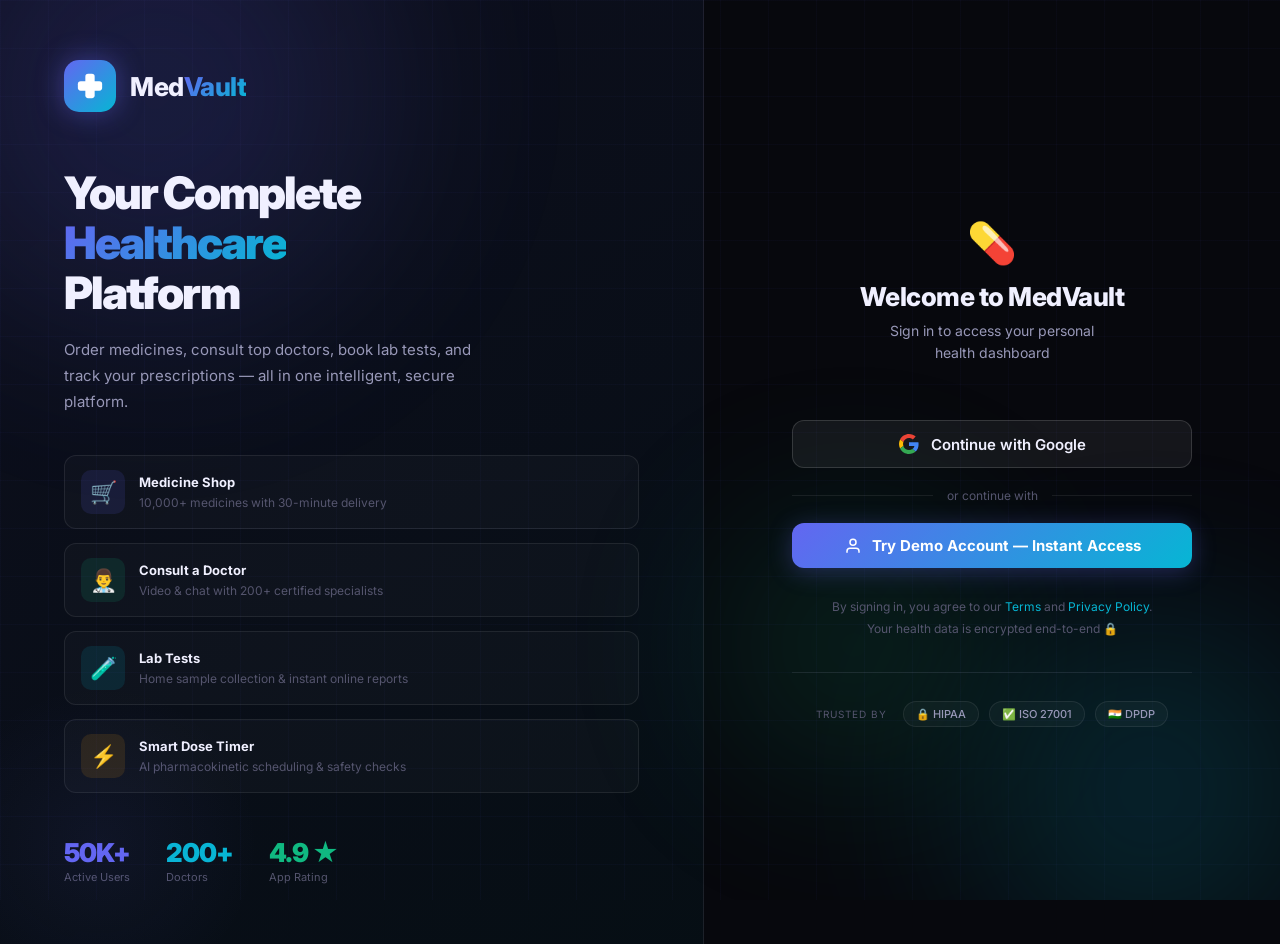
<file: index.html>
<!DOCTYPE html>
<html lang="en">
<head>
    <meta charset="UTF-8">
    <meta name="viewport" content="width=device-width, initial-scale=1.0">
    <title>MedVault — Smart Pharmacy & Healthcare Platform</title>
    <meta name="description" content="Complete pharmacy platform with medicine shopping, doctor consultations, lab tests, smart dose timing, and toxicity prediction.">
    <link rel="preconnect" href="https://fonts.googleapis.com">
    <link rel="preconnect" href="https://fonts.gstatic.com" crossorigin>
    <link href="https://fonts.googleapis.com/css2?family=Inter:wght@300;400;500;600;700;800;900&family=JetBrains+Mono:wght@400;500;600&display=swap" rel="stylesheet">
    <link rel="stylesheet" href="index.css">
    <link rel="manifest" href="manifest.json">
    <meta name="theme-color" content="#6366f1">
    <meta name="apple-mobile-web-app-capable" content="yes">
    <meta name="apple-mobile-web-app-status-bar-style" content="black-translucent">
    <meta name="apple-mobile-web-app-title" content="MedVault">
    <link rel="apple-touch-icon" href="data:image/svg+xml,<svg xmlns='http://www.w3.org/2000/svg' viewBox='0 0 100 100'><rect width='100' height='100' rx='20' fill='%2307080d'/><rect x='15' y='38' width='70' height='24' rx='6' fill='%236366f1'/><rect x='38' y='15' width='24' height='70' rx='6' fill='%236366f1'/></svg>">
    <script>
        // Auth guard — redirect to login if not signed in
        (function() {
            try {
                var u = localStorage.getItem('medvault_user');
                if (!u) window.location.replace('login.html');
            } catch(e) {}
        })();
    </script>
</head>
<body>
    <!-- Ambient Background -->
    <div class="ambient-bg">
        <div class="ambient-orb orb-1"></div>
        <div class="ambient-orb orb-2"></div>
        <div class="ambient-orb orb-3"></div>
    </div>

    <!-- ==================== SIDEBAR ==================== -->
    <aside class="sidebar" id="sidebar">
        <div class="sidebar-logo">
            <div class="logo-icon-wrap">
                <svg width="30" height="30" viewBox="0 0 30 30" fill="none">
                    <rect x="2" y="10" width="26" height="10" rx="3" fill="url(#sideLogoG)"/>
                    <rect x="10" y="2" width="10" height="26" rx="3" fill="url(#sideLogoG)"/>
                    <defs><linearGradient id="sideLogoG" x1="0" y1="0" x2="30" y2="30"><stop offset="0%" stop-color="#6366f1"/><stop offset="100%" stop-color="#06b6d4"/></linearGradient></defs>
                </svg>
            </div>
            <span class="logo-name">Med<span class="accent">Vault</span></span>
        </div>

        <nav class="sidebar-nav" id="sidebar-nav">
            <button class="nav-item active" data-page="home" id="nav-home">
                <svg width="20" height="20" viewBox="0 0 24 24" fill="none" stroke="currentColor" stroke-width="2"><path d="M3 9l9-7 9 7v11a2 2 0 0 1-2 2H5a2 2 0 0 1-2-2z"/><polyline points="9,22 9,12 15,12 15,22"/></svg>
                <span>Home</span>
            </button>
            <button class="nav-item" data-page="shop" id="nav-shop">
                <svg width="20" height="20" viewBox="0 0 24 24" fill="none" stroke="currentColor" stroke-width="2"><circle cx="9" cy="21" r="1"/><circle cx="20" cy="21" r="1"/><path d="M1 1h4l2.68 13.39a2 2 0 0 0 2 1.61h9.72a2 2 0 0 0 2-1.61L23 6H6"/></svg>
                <span>Shop Medicines</span>
                <span class="cart-badge hidden" id="cart-badge">0</span>
            </button>
            <button class="nav-item" data-page="doctors" id="nav-doctors">
                <svg width="20" height="20" viewBox="0 0 24 24" fill="none" stroke="currentColor" stroke-width="2"><path d="M20 21v-2a4 4 0 0 0-4-4H8a4 4 0 0 0-4 4v2"/><circle cx="12" cy="7" r="4"/></svg>
                <span>Consult Doctor</span>
            </button>
            <button class="nav-item" data-page="lab" id="nav-lab">
                <svg width="20" height="20" viewBox="0 0 24 24" fill="none" stroke="currentColor" stroke-width="2"><path d="M14.5 2v6.5L18 14a4.74 4.74 0 0 1-.71 5.26A4.66 4.66 0 0 1 14 21H10a4.66 4.66 0 0 1-3.29-1.74A4.74 4.74 0 0 1 6 14l3.5-5.5V2"/><line x1="8.5" y1="2" x2="15.5" y2="2"/><line x1="8" y1="12" x2="16" y2="12"/></svg>
                <span>Lab Tests</span>
            </button>
            <button class="nav-item" data-page="prescriptions" id="nav-prescriptions">
                <svg width="20" height="20" viewBox="0 0 24 24" fill="none" stroke="currentColor" stroke-width="2"><path d="M14 2H6a2 2 0 0 0-2 2v16a2 2 0 0 0 2 2h12a2 2 0 0 0 2-2V8z"/><polyline points="14,2 14,8 20,8"/><line x1="16" y1="13" x2="8" y2="13"/><line x1="16" y1="17" x2="8" y2="17"/></svg>
                <span>Prescriptions</span>
            </button>

            <div class="nav-divider"></div>
            <div class="nav-section-label">Health Tools</div>

            <button class="nav-item" data-page="dose-timer" id="nav-dose-timer">
                <svg width="20" height="20" viewBox="0 0 24 24" fill="none" stroke="currentColor" stroke-width="2"><circle cx="12" cy="12" r="10"/><polyline points="12,6 12,12 16,14"/></svg>
                <span>Dose Timer</span>
            </button>
            <button class="nav-item" data-page="toxicity" id="nav-toxicity">
                <svg width="20" height="20" viewBox="0 0 24 24" fill="none" stroke="currentColor" stroke-width="2"><path d="M10.29 3.86L1.82 18a2 2 0 0 0 1.71 3h16.94a2 2 0 0 0 1.71-3L13.71 3.86a2 2 0 0 0-3.42 0z"/><line x1="12" y1="9" x2="12" y2="13"/><line x1="12" y1="17" x2="12.01" y2="17"/></svg>
                <span>Toxicity Check</span>
            </button>
        </nav>

        <div class="sidebar-footer">
            <div class="user-profile" id="user-profile-widget">
                <div class="user-avatar" id="sidebar-avatar">?</div>
                <div class="user-info">
                    <div class="user-name" id="sidebar-user-name">Loading...</div>
                    <div class="user-role" id="sidebar-user-email">Premium Member</div>
                </div>
            </div>
            <button class="logout-btn" id="logout-btn" title="Sign out">
                <svg width="16" height="16" viewBox="0 0 24 24" fill="none" stroke="currentColor" stroke-width="2">
                    <path d="M9 21H5a2 2 0 0 1-2-2V5a2 2 0 0 1 2-2h4"/>
                    <polyline points="16,17 21,12 16,7"/>
                    <line x1="21" y1="12" x2="9" y2="12"/>
                </svg>
            </button>
        </div>
    </aside>

    <!-- Mobile Header -->
    <header class="mobile-header" id="mobile-header">
        <button class="hamburger" id="hamburger-btn">
            <span></span><span></span><span></span>
        </button>
        <span class="mobile-logo">Med<span class="accent">Vault</span></span>
        <button class="mobile-cart-btn" id="mobile-cart-btn">
            <svg width="20" height="20" viewBox="0 0 24 24" fill="none" stroke="currentColor" stroke-width="2"><circle cx="9" cy="21" r="1"/><circle cx="20" cy="21" r="1"/><path d="M1 1h4l2.68 13.39a2 2 0 0 0 2 1.61h9.72a2 2 0 0 0 2-1.61L23 6H6"/></svg>
            <span class="mobile-cart-badge hidden" id="mobile-cart-badge">0</span>
        </button>
    </header>

    <!-- ==================== MAIN CONTENT ==================== -->
    <main class="main-content" id="main-content">

        <!-- ====== HOME PAGE ====== -->
        <section class="page active" id="page-home">
            <div class="page-header">
                <div>
                    <h1 class="page-title">Welcome back, <span class="gradient-text" id="home-user-name">there</span> 👋</h1>
                    <p class="page-subtitle">Your health dashboard at a glance</p>
                </div>
                <div class="header-actions">
                    <div class="search-bar" id="global-search">
                        <svg width="18" height="18" viewBox="0 0 24 24" fill="none" stroke="currentColor" stroke-width="2"><circle cx="11" cy="11" r="8"/><line x1="21" y1="21" x2="16.65" y2="16.65"/></svg>
                        <input type="text" placeholder="Search medicines, doctors, tests..." id="global-search-input">
                    </div>
                </div>
            </div>

            <!-- Quick Actions -->
            <div class="quick-actions">
                <button class="quick-action-card" data-goto="shop">
                    <div class="qa-icon blue">
                        <svg width="24" height="24" viewBox="0 0 24 24" fill="none" stroke="currentColor" stroke-width="2"><rect x="3" y="3" width="7" height="7" rx="1"/><rect x="14" y="3" width="7" height="7" rx="1"/><rect x="3" y="14" width="7" height="7" rx="1"/><rect x="14" y="14" width="7" height="7" rx="1"/></svg>
                    </div>
                    <span>Order Medicines</span>
                </button>
                <button class="quick-action-card" data-goto="doctors">
                    <div class="qa-icon green">
                        <svg width="24" height="24" viewBox="0 0 24 24" fill="none" stroke="currentColor" stroke-width="2"><path d="M22 12h-4l-3 9L9 3l-3 9H2"/></svg>
                    </div>
                    <span>Consult Doctor</span>
                </button>
                <button class="quick-action-card" data-goto="lab">
                    <div class="qa-icon purple">
                        <svg width="24" height="24" viewBox="0 0 24 24" fill="none" stroke="currentColor" stroke-width="2"><path d="M14.5 2v6.5L18 14a4.74 4.74 0 0 1-.71 5.26A4.66 4.66 0 0 1 14 21H10a4.66 4.66 0 0 1-3.29-1.74A4.74 4.74 0 0 1 6 14l3.5-5.5V2"/></svg>
                    </div>
                    <span>Book Lab Test</span>
                </button>
                <button class="quick-action-card" data-goto="prescriptions">
                    <div class="qa-icon amber">
                        <svg width="24" height="24" viewBox="0 0 24 24" fill="none" stroke="currentColor" stroke-width="2"><path d="M21 15v4a2 2 0 0 1-2 2H5a2 2 0 0 1-2-2v-4"/><polyline points="17,8 12,3 7,8"/><line x1="12" y1="3" x2="12" y2="15"/></svg>
                    </div>
                    <span>Upload Prescription</span>
                </button>
                <button class="quick-action-card" data-goto="dose-timer">
                    <div class="qa-icon cyan">
                        <svg width="24" height="24" viewBox="0 0 24 24" fill="none" stroke="currentColor" stroke-width="2"><circle cx="12" cy="12" r="10"/><polyline points="12,6 12,12 16,14"/></svg>
                    </div>
                    <span>Dose Timer</span>
                </button>
                <button class="quick-action-card" data-goto="toxicity">
                    <div class="qa-icon red">
                        <svg width="24" height="24" viewBox="0 0 24 24" fill="none" stroke="currentColor" stroke-width="2"><path d="M10.29 3.86L1.82 18a2 2 0 0 0 1.71 3h16.94a2 2 0 0 0 1.71-3L13.71 3.86a2 2 0 0 0-3.42 0z"/><line x1="12" y1="9" x2="12" y2="13"/></svg>
                    </div>
                    <span>Toxicity Check</span>
                </button>
            </div>

            <!-- Dashboard Cards Row -->
            <div class="dashboard-row">
                <!-- Active Orders -->
                <div class="dash-card">
                    <div class="dash-card-header">
                        <h3>Active Orders</h3>
                        <span class="badge blue">2 orders</span>
                    </div>
                    <div class="order-item">
                        <div class="order-icon">📦</div>
                        <div class="order-details">
                            <div class="order-name">Paracetamol 500mg × 2</div>
                            <div class="order-status"><span class="status-dot green"></span> Out for Delivery</div>
                        </div>
                        <div class="order-time">Today, 4 PM</div>
                    </div>
                    <div class="order-item">
                        <div class="order-icon">📦</div>
                        <div class="order-details">
                            <div class="order-name">Vitamin D3 Supplements</div>
                            <div class="order-status"><span class="status-dot amber"></span> Processing</div>
                        </div>
                        <div class="order-time">Tomorrow</div>
                    </div>
                </div>

                <!-- Upcoming Appointments -->
                <div class="dash-card">
                    <div class="dash-card-header">
                        <h3>Upcoming Appointments</h3>
                        <span class="badge green">1 today</span>
                    </div>
                    <div class="appointment-item">
                        <div class="doc-avatar-sm" style="background: linear-gradient(135deg, #6366f1, #06b6d4);">DR</div>
                        <div class="appointment-details">
                            <div class="appointment-name">Dr. Priya Sharma</div>
                            <div class="appointment-spec">Cardiologist • Video Call</div>
                        </div>
                        <div class="appointment-time">
                            <div class="apt-time">5:30 PM</div>
                            <div class="apt-date">Today</div>
                        </div>
                    </div>
                </div>

                <!-- Health Reminders -->
                <div class="dash-card">
                    <div class="dash-card-header">
                        <h3>Medicine Reminders</h3>
                        <span class="badge amber">3 today</span>
                    </div>
                    <div class="reminder-list">
                        <div class="reminder-item done">
                            <div class="reminder-check">✓</div>
                            <div class="reminder-info">
                                <div class="reminder-med">Metformin 500mg</div>
                                <div class="reminder-time">8:00 AM – Taken</div>
                            </div>
                        </div>
                        <div class="reminder-item active">
                            <div class="reminder-check pending">!</div>
                            <div class="reminder-info">
                                <div class="reminder-med">Lisinopril 10mg</div>
                                <div class="reminder-time">2:00 PM – Due</div>
                            </div>
                        </div>
                        <div class="reminder-item upcoming">
                            <div class="reminder-check upcoming-icon">⏳</div>
                            <div class="reminder-info">
                                <div class="reminder-med">Atorvastatin 20mg</div>
                                <div class="reminder-time">9:00 PM – Upcoming</div>
                            </div>
                        </div>
                    </div>
                </div>
            </div>
        </section>

        <!-- ====== SHOP PAGE ====== -->
        <section class="page" id="page-shop">
            <div class="page-header">
                <div>
                    <h1 class="page-title">Shop <span class="gradient-text">Medicines</span></h1>
                    <p class="page-subtitle">Order from 10,000+ medicines & healthcare products</p>
                </div>
                <div class="header-actions">
                    <div class="search-bar">
                        <svg width="18" height="18" viewBox="0 0 24 24" fill="none" stroke="currentColor" stroke-width="2"><circle cx="11" cy="11" r="8"/><line x1="21" y1="21" x2="16.65" y2="16.65"/></svg>
                        <input type="text" placeholder="Search medicines..." id="shop-search-input">
                    </div>
                    <button class="btn-outline" id="view-cart-btn">
                        <svg width="16" height="16" viewBox="0 0 24 24" fill="none" stroke="currentColor" stroke-width="2"><circle cx="9" cy="21" r="1"/><circle cx="20" cy="21" r="1"/><path d="M1 1h4l2.68 13.39a2 2 0 0 0 2 1.61h9.72a2 2 0 0 0 2-1.61L23 6H6"/></svg>
                        Cart (<span id="cart-count-inline">0</span>)
                    </button>
                </div>
            </div>

            <!-- Categories -->
            <div class="category-chips" id="category-chips">
                <button class="chip active" data-cat="all">All</button>
                <button class="chip" data-cat="pain">Pain Relief</button>
                <button class="chip" data-cat="cold">Cold & Flu</button>
                <button class="chip" data-cat="diabetes">Diabetes</button>
                <button class="chip" data-cat="heart">Heart Health</button>
                <button class="chip" data-cat="vitamins">Vitamins</button>
                <button class="chip" data-cat="antibiotics">Antibiotics</button>
                <button class="chip" data-cat="skin">Skin Care</button>
            </div>

            <!-- Products Grid -->
            <div class="products-grid" id="products-grid">
                <!-- Populated by JS -->
            </div>

            <!-- Cart Sidebar -->
            <div class="cart-overlay hidden" id="cart-overlay"></div>
            <div class="cart-sidebar hidden" id="cart-sidebar">
                <div class="cart-header">
                    <h2>🛒 Your Cart</h2>
                    <button class="close-cart" id="close-cart-btn">&times;</button>
                </div>
                <div class="cart-items" id="cart-items">
                    <div class="cart-empty" id="cart-empty">
                        <svg width="48" height="48" viewBox="0 0 24 24" fill="none" stroke="currentColor" stroke-width="1.5" opacity="0.3"><circle cx="9" cy="21" r="1"/><circle cx="20" cy="21" r="1"/><path d="M1 1h4l2.68 13.39a2 2 0 0 0 2 1.61h9.72a2 2 0 0 0 2-1.61L23 6H6"/></svg>
                        <p>Your cart is empty</p>
                    </div>
                </div>
                <div class="cart-footer hidden" id="cart-footer">
                    <div class="cart-total">
                        <span>Total</span>
                        <span class="total-amount" id="cart-total-amount">₹0</span>
                    </div>
                    <button class="btn-primary" id="checkout-btn">
                        <svg width="18" height="18" viewBox="0 0 24 24" fill="none" stroke="currentColor" stroke-width="2"><path d="M22 11.08V12a10 10 0 1 1-5.93-9.14"/><polyline points="22,4 12,14.01 9,11.01"/></svg>
                        Proceed to Checkout
                    </button>
                    <p class="cart-disclaimer">Free delivery on orders above ₹499</p>
                </div>
            </div>
        </section>

        <!-- ====== DOCTORS PAGE ====== -->
        <section class="page" id="page-doctors">
            <div class="page-header">
                <div>
                    <h1 class="page-title">Consult a <span class="gradient-text-green">Doctor</span></h1>
                    <p class="page-subtitle">Connect with certified specialists via video, audio, or chat</p>
                </div>
                <div class="header-actions">
                    <div class="search-bar">
                        <svg width="18" height="18" viewBox="0 0 24 24" fill="none" stroke="currentColor" stroke-width="2"><circle cx="11" cy="11" r="8"/><line x1="21" y1="21" x2="16.65" y2="16.65"/></svg>
                        <input type="text" placeholder="Search doctors, specializations..." id="doctor-search-input">
                    </div>
                </div>
            </div>

            <!-- Speciality Chips -->
            <div class="category-chips" id="speciality-chips">
                <button class="chip active" data-spec="all">All Doctors</button>
                <button class="chip" data-spec="general">General Physician</button>
                <button class="chip" data-spec="cardio">Cardiologist</button>
                <button class="chip" data-spec="derma">Dermatologist</button>
                <button class="chip" data-spec="ortho">Orthopedic</button>
                <button class="chip" data-spec="neuro">Neurologist</button>
                <button class="chip" data-spec="pedia">Pediatrician</button>
                <button class="chip" data-spec="psycho">Psychiatrist</button>
            </div>

            <!-- Doctors Grid -->
            <div class="doctors-grid" id="doctors-grid">
                <!-- Populated by JS -->
            </div>

            <!-- Appointment Modal -->
            <div class="modal-overlay hidden" id="appointment-modal">
                <div class="modal">
                    <button class="modal-close" id="close-appointment-modal">&times;</button>
                    <div class="modal-header">
                        <h2>📅 Book Appointment</h2>
                    </div>
                    <div class="modal-body" id="appointment-modal-body">
                        <!-- Populated by JS -->
                    </div>
                </div>
            </div>
        </section>

        <!-- ====== LAB TESTS PAGE ====== -->
        <section class="page" id="page-lab">
            <div class="page-header">
                <div>
                    <h1 class="page-title">Lab <span class="gradient-text-purple">Tests</span></h1>
                    <p class="page-subtitle">Book tests with home sample collection & view reports online</p>
                </div>
            </div>

            <!-- Lab Tabs -->
            <div class="lab-tabs">
                <button class="lab-tab active" data-labtab="book" id="lab-tab-book">Book Tests</button>
                <button class="lab-tab" data-labtab="reports" id="lab-tab-reports">My Reports</button>
            </div>

            <!-- Book Tests Panel -->
            <div class="lab-panel active" id="lab-panel-book">
                <div class="category-chips" id="test-category-chips">
                    <button class="chip active" data-tcat="all">All Tests</button>
                    <button class="chip" data-tcat="blood">Blood Tests</button>
                    <button class="chip" data-tcat="diabetes">Diabetes</button>
                    <button class="chip" data-tcat="thyroid">Thyroid</button>
                    <button class="chip" data-tcat="liver">Liver</button>
                    <button class="chip" data-tcat="kidney">Kidney</button>
                    <button class="chip" data-tcat="packages">Health Packages</button>
                </div>
                <div class="tests-grid" id="tests-grid">
                    <!-- Populated by JS -->
                </div>
            </div>

            <!-- Reports Panel -->
            <div class="lab-panel" id="lab-panel-reports">
                <div class="reports-list" id="reports-list">
                    <!-- Populated by JS -->
                </div>
            </div>

            <!-- Test Booking Modal -->
            <div class="modal-overlay hidden" id="test-booking-modal">
                <div class="modal">
                    <button class="modal-close" id="close-test-modal">&times;</button>
                    <div class="modal-header">
                        <h2>🧪 Book Lab Test</h2>
                    </div>
                    <div class="modal-body" id="test-modal-body"></div>
                </div>
            </div>
        </section>

        <!-- ====== PRESCRIPTIONS PAGE ====== -->
        <section class="page" id="page-prescriptions">
            <div class="page-header">
                <div>
                    <h1 class="page-title">My <span class="gradient-text-amber">Prescriptions</span></h1>
                    <p class="page-subtitle">Upload, store, and manage all your prescriptions digitally</p>
                </div>
            </div>

            <div class="prescriptions-layout">
                <!-- Upload Area -->
                <div class="card upload-card">
                    <div class="upload-zone" id="upload-zone">
                        <div class="upload-icon">
                            <svg width="48" height="48" viewBox="0 0 24 24" fill="none" stroke="currentColor" stroke-width="1.5">
                                <path d="M21 15v4a2 2 0 0 1-2 2H5a2 2 0 0 1-2-2v-4"/>
                                <polyline points="17,8 12,3 7,8"/>
                                <line x1="12" y1="3" x2="12" y2="15"/>
                            </svg>
                        </div>
                        <h3>Upload Prescription</h3>
                        <p>Drag & drop your prescription image here, or click to browse</p>
                        <input type="file" id="prescription-file-input" accept="image/*,.pdf" hidden>
                        <button class="btn-outline mt-16" id="browse-files-btn">Browse Files</button>
                    </div>
                    <div class="upload-preview hidden" id="upload-preview">
                        <div class="preview-image-wrap">
                            <img id="preview-image" src="" alt="Prescription preview">
                        </div>
                        <div class="preview-actions">
                            <input type="text" class="input-field" placeholder="Add a label (e.g., Dr. Sharma - Apr 2026)" id="prescription-label">
                            <div class="btn-row">
                                <button class="btn-outline" id="cancel-upload-btn">Cancel</button>
                                <button class="btn-primary" id="save-prescription-btn">
                                    <svg width="16" height="16" viewBox="0 0 24 24" fill="none" stroke="currentColor" stroke-width="2"><path d="M19 21H5a2 2 0 0 1-2-2V5a2 2 0 0 1 2-2h11l5 5v11a2 2 0 0 1-2 2z"/><polyline points="17,21 17,13 7,13 7,21"/></svg>
                                    Save Prescription
                                </button>
                            </div>
                        </div>
                    </div>
                </div>

                <!-- Saved Prescriptions -->
                <div class="card saved-prescriptions-card">
                    <div class="card-header">
                        <div class="card-icon amber">
                            <svg width="20" height="20" viewBox="0 0 24 24" fill="none" stroke="currentColor" stroke-width="2"><path d="M14 2H6a2 2 0 0 0-2 2v16a2 2 0 0 0 2 2h12a2 2 0 0 0 2-2V8z"/><polyline points="14,2 14,8 20,8"/></svg>
                        </div>
                        <h2>Saved Prescriptions</h2>
                    </div>
                    <div class="prescriptions-list" id="prescriptions-list">
                        <!-- Populated by JS with demo data -->
                    </div>
                </div>
            </div>
        </section>

        <!-- ====== DOSE TIMER PAGE ====== -->
        <section class="page" id="page-dose-timer">
            <div class="page-header">
                <div>
                    <div class="hero-badge">
                        <svg width="14" height="14" viewBox="0 0 24 24" fill="none" stroke="currentColor" stroke-width="2.5"><path d="M13 2L3 14h9l-1 8 10-12h-9l1-8z"/></svg>
                        Smart Dose Timing
                    </div>
                    <h1 class="page-title">Precision Dose Scheduling<br>Based on <span class="gradient-text">Half-Life</span></h1>
                    <p class="page-subtitle">Calculate your exact next dose timing using pharmacokinetic half-life data and personalized metabolism factors.</p>
                </div>
            </div>

            <div class="two-col-grid">
                <!-- Input Card -->
                <div class="card" id="dose-input-card">
                    <div class="card-header">
                        <div class="card-icon blue"><svg width="20" height="20" viewBox="0 0 24 24" fill="none" stroke="currentColor" stroke-width="2"><rect x="3" y="3" width="18" height="18" rx="3"/><path d="M9 12h6M12 9v6"/></svg></div>
                        <h2>Drug Parameters</h2>
                    </div>
                    <div class="form-group">
                        <label for="drug-select">Drug Preset</label>
                        <select id="drug-select" class="input-field">
                            <option value="custom">Custom Drug</option>
                            <option value="ibuprofen">Ibuprofen (t½ ≈ 2h)</option>
                            <option value="acetaminophen">Acetaminophen (t½ ≈ 2.5h)</option>
                            <option value="amoxicillin">Amoxicillin (t½ ≈ 1h)</option>
                            <option value="aspirin">Aspirin (t½ ≈ 3.5h)</option>
                            <option value="metformin">Metformin (t½ ≈ 5h)</option>
                            <option value="lisinopril">Lisinopril (t½ ≈ 12h)</option>
                            <option value="atorvastatin">Atorvastatin (t½ ≈ 14h)</option>
                            <option value="diazepam">Diazepam (t½ ≈ 43h)</option>
                            <option value="fluoxetine">Fluoxetine (t½ ≈ 72h)</option>
                        </select>
                    </div>
                    <div class="form-row">
                        <div class="form-group"><label for="half-life">Half-Life (hours)</label><input type="number" id="half-life" class="input-field" placeholder="e.g. 4" min="0.1" step="0.1" value="4"></div>
                        <div class="form-group"><label for="dose-amount">Dose (mg)</label><input type="number" id="dose-amount" class="input-field" placeholder="e.g. 200" min="1" value="200"></div>
                    </div>
                    <div class="form-row">
                        <div class="form-group"><label for="time-since-dose">Time Since Last Dose (h)</label><input type="number" id="time-since-dose" class="input-field" placeholder="e.g. 3" min="0" step="0.1" value="3"></div>
                        <div class="form-group"><label for="target-level">Min Effective Level (%)</label><input type="number" id="target-level" class="input-field" placeholder="e.g. 25" min="1" max="99" value="25"></div>
                    </div>
                    <div class="form-group">
                        <label for="metabolism-rate">Patient Metabolism</label>
                        <div class="metabolism-slider-wrap">
                            <input type="range" id="metabolism-rate" class="slider" min="0.5" max="2.0" step="0.05" value="1.0">
                            <div class="slider-labels"><span>Slow</span><span id="metabolism-value" class="metabolism-val">1.00×</span><span>Fast</span></div>
                        </div>
                    </div>
                    <button class="btn-primary" id="calculate-dose-btn">
                        <svg width="18" height="18" viewBox="0 0 24 24" fill="none" stroke="currentColor" stroke-width="2.5"><path d="M13 2L3 14h9l-1 8 10-12h-9l1-8z"/></svg>
                        Calculate Next Dose
                    </button>
                </div>

                <!-- Result Card -->
                <div class="card" id="dose-result-card">
                    <div class="card-header">
                        <div class="card-icon green"><svg width="20" height="20" viewBox="0 0 24 24" fill="none" stroke="currentColor" stroke-width="2"><circle cx="12" cy="12" r="10"/><polyline points="12,6 12,12 16,14"/></svg></div>
                        <h2>Dose Timing Result</h2>
                    </div>
                    <div class="result-placeholder" id="dose-result-placeholder">
                        <div class="placeholder-icon"><svg width="48" height="48" viewBox="0 0 24 24" fill="none" stroke="currentColor" stroke-width="1.5" opacity="0.3"><circle cx="12" cy="12" r="10"/><polyline points="12,6 12,12 16,14"/></svg></div>
                        <p>Configure parameters and click<br><strong>"Calculate Next Dose"</strong> to see results</p>
                    </div>
                    <div class="result-content hidden" id="dose-result-content">
                        <div class="next-dose-display" id="next-dose-display">
                            <div class="next-dose-label">Next Dose In</div>
                            <div class="next-dose-time" id="next-dose-time">—</div>
                            <div class="next-dose-sublabel" id="next-dose-sublabel">for optimal effect</div>
                        </div>
                        <div class="result-stats">
                            <div class="stat-item"><div class="stat-label">Current Drug Level</div><div class="stat-value" id="stat-current-level">—</div></div>
                            <div class="stat-item"><div class="stat-label">Effective Half-Life</div><div class="stat-value" id="stat-effective-hl">—</div></div>
                            <div class="stat-item"><div class="stat-label">Elimination Rate</div><div class="stat-value" id="stat-elim-rate">—</div></div>
                            <div class="stat-item"><div class="stat-label">Drug Remaining</div><div class="stat-value" id="stat-drug-remaining">—</div></div>
                        </div>
                        <div class="chart-wrap"><h3>Concentration Decay Curve</h3><canvas id="decay-chart" width="500" height="220"></canvas></div>
                    </div>
                </div>
            </div>
        </section>

        <!-- ====== TOXICITY PAGE ====== -->
        <section class="page" id="page-toxicity">
            <div class="page-header">
                <div>
                    <div class="hero-badge warn">
                        <svg width="14" height="14" viewBox="0 0 24 24" fill="none" stroke="currentColor" stroke-width="2.5"><path d="M10.29 3.86L1.82 18a2 2 0 0 0 1.71 3h16.94a2 2 0 0 0 1.71-3L13.71 3.86a2 2 0 0 0-3.42 0z"/><line x1="12" y1="9" x2="12" y2="13"/><line x1="12" y1="17" x2="12.01" y2="17"/></svg>
                        Safety Monitor
                    </div>
                    <h1 class="page-title">Drug Accumulation &<br><span class="gradient-text-warn">Toxicity Predictor</span></h1>
                    <p class="page-subtitle">Track drug levels after repeated dosing and get warnings when approaching toxic thresholds.</p>
                </div>
            </div>

            <div class="two-col-grid">
                <div class="card" id="tox-input-card">
                    <div class="card-header">
                        <div class="card-icon amber"><svg width="20" height="20" viewBox="0 0 24 24" fill="none" stroke="currentColor" stroke-width="2"><path d="M14.7 6.3a1 1 0 0 0 0 1.4l1.6 1.6a1 1 0 0 0 1.4 0l3.77-3.77a6 6 0 0 1-7.94 7.94l-6.91 6.91a2.12 2.12 0 0 1-3-3l6.91-6.91a6 6 0 0 1 7.94-7.94l-3.76 3.76z"/></svg></div>
                        <h2>Dosing Schedule</h2>
                    </div>
                    <div class="form-group">
                        <label for="tox-drug-select">Drug Preset</label>
                        <select id="tox-drug-select" class="input-field">
                            <option value="custom">Custom Drug</option>
                            <option value="ibuprofen">Ibuprofen (t½ ≈ 2h)</option>
                            <option value="acetaminophen">Acetaminophen (t½ ≈ 2.5h)</option>
                            <option value="amoxicillin">Amoxicillin (t½ ≈ 1h)</option>
                            <option value="aspirin">Aspirin (t½ ≈ 3.5h)</option>
                            <option value="metformin">Metformin (t½ ≈ 5h)</option>
                            <option value="diazepam">Diazepam (t½ ≈ 43h)</option>
                            <option value="fluoxetine">Fluoxetine (t½ ≈ 72h)</option>
                        </select>
                    </div>
                    <div class="form-row">
                        <div class="form-group"><label for="tox-half-life">Half-Life (hours)</label><input type="number" id="tox-half-life" class="input-field" value="4" min="0.1" step="0.1"></div>
                        <div class="form-group"><label for="tox-dose">Dose per Intake (mg)</label><input type="number" id="tox-dose" class="input-field" value="200" min="1"></div>
                    </div>
                    <div class="form-row">
                        <div class="form-group"><label for="tox-interval">Dosing Interval (hours)</label><input type="number" id="tox-interval" class="input-field" value="6" min="0.5" step="0.5"></div>
                        <div class="form-group"><label for="tox-doses">Number of Doses</label><input type="number" id="tox-doses" class="input-field" value="8" min="1" max="50"></div>
                    </div>
                    <div class="form-row">
                        <div class="form-group"><label for="tox-toxic-level">Toxic Threshold (mg)</label><input type="number" id="tox-toxic-level" class="input-field" value="500" min="1"></div>
                        <div class="form-group"><label for="tox-metabolism">Metabolism Factor</label><input type="number" id="tox-metabolism" class="input-field" value="1.0" min="0.5" max="2.0" step="0.05"></div>
                    </div>
                    <button class="btn-primary btn-warn" id="calculate-toxicity-btn">
                        <svg width="18" height="18" viewBox="0 0 24 24" fill="none" stroke="currentColor" stroke-width="2.5"><path d="M10.29 3.86L1.82 18a2 2 0 0 0 1.71 3h16.94a2 2 0 0 0 1.71-3L13.71 3.86a2 2 0 0 0-3.42 0z"/><line x1="12" y1="9" x2="12" y2="13"/><line x1="12" y1="17" x2="12.01" y2="17"/></svg>
                        Predict Accumulation
                    </button>
                </div>

                <div class="card" id="tox-result-card">
                    <div class="card-header">
                        <div class="card-icon red"><svg width="20" height="20" viewBox="0 0 24 24" fill="none" stroke="currentColor" stroke-width="2"><path d="M22 12h-4l-3 9L9 3l-3 9H2"/></svg></div>
                        <h2>Accumulation Analysis</h2>
                    </div>
                    <div class="result-placeholder" id="tox-result-placeholder">
                        <div class="placeholder-icon"><svg width="48" height="48" viewBox="0 0 24 24" fill="none" stroke="currentColor" stroke-width="1.5" opacity="0.3"><path d="M22 12h-4l-3 9L9 3l-3 9H2"/></svg></div>
                        <p>Set dosing schedule and click<br><strong>"Predict Accumulation"</strong> to analyze</p>
                    </div>
                    <div class="result-content hidden" id="tox-result-content">
                        <div class="safety-banner" id="safety-banner">
                            <div class="safety-icon" id="safety-icon"></div>
                            <div class="safety-text"><div class="safety-title" id="safety-title">—</div><div class="safety-desc" id="safety-desc">—</div></div>
                        </div>
                        <div class="result-stats">
                            <div class="stat-item"><div class="stat-label">Peak Accumulation</div><div class="stat-value" id="stat-peak-accum">—</div></div>
                            <div class="stat-item"><div class="stat-label">Steady-State Level</div><div class="stat-value" id="stat-steady-state">—</div></div>
                            <div class="stat-item"><div class="stat-label">Accumulation Factor</div><div class="stat-value" id="stat-accum-factor">—</div></div>
                            <div class="stat-item"><div class="stat-label">Time to Steady State</div><div class="stat-value" id="stat-time-steady">—</div></div>
                        </div>
                        <div class="chart-wrap">
                            <h3>Drug Level Over Multiple Doses</h3>
                            <canvas id="accumulation-chart" width="500" height="250"></canvas>
                            <div class="chart-legend">
                                <div class="legend-item"><span class="legend-dot drug-level"></span> Drug Level</div>
                                <div class="legend-item"><span class="legend-dot toxic-line"></span> Toxic Threshold</div>
                                <div class="legend-item"><span class="legend-dot dose-marker"></span> Dose Given</div>
                            </div>
                        </div>
                    </div>
                </div>
            </div>
        </section>

    </main>

    <!-- Toast Notification -->
    <div class="toast-container" id="toast-container"></div>

    <script src="app.js"></script>
</body>
</html>
</file>
<file: index.css>
/* ===================================================
   MedVault — Premium Dark Pharmacy Platform UI
   =================================================== */

/* ---------- Design Tokens ---------- */
:root {
    --bg-primary: #07080d;
    --bg-secondary: #0d0f17;
    --bg-card: rgba(15, 18, 30, 0.75);
    --bg-card-hover: rgba(20, 24, 40, 0.85);
    --bg-input: rgba(22, 26, 44, 0.8);
    --bg-sidebar: rgba(10, 12, 22, 0.95);

    --border-subtle: rgba(99, 102, 241, 0.1);
    --border-active: rgba(99, 102, 241, 0.3);

    --text-primary: #e8eaf0;
    --text-secondary: #8b8fa8;
    --text-muted: #555876;

    --accent-blue: #6366f1;
    --accent-cyan: #06b6d4;
    --accent-green: #10b981;
    --accent-amber: #f59e0b;
    --accent-red: #ef4444;
    --accent-purple: #a855f7;
    --accent-pink: #ec4899;

    --gradient-primary: linear-gradient(135deg, #6366f1, #06b6d4);
    --gradient-warm: linear-gradient(135deg, #f59e0b, #ef4444);
    --gradient-green: linear-gradient(135deg, #10b981, #06b6d4);
    --gradient-purple: linear-gradient(135deg, #a855f7, #ec4899);
    --gradient-danger: linear-gradient(135deg, #ef4444, #f59e0b);

    --shadow-card: 0 4px 24px rgba(0, 0, 0, 0.3), 0 0 0 1px var(--border-subtle);
    --shadow-glow-blue: 0 0 24px rgba(99, 102, 241, 0.12);
    --shadow-glow-green: 0 0 24px rgba(16, 185, 129, 0.12);

    --radius-sm: 8px;
    --radius-md: 12px;
    --radius-lg: 16px;
    --radius-xl: 20px;
    --radius-full: 100px;

    --font-sans: 'Inter', -apple-system, BlinkMacSystemFont, sans-serif;
    --font-mono: 'JetBrains Mono', 'Fira Code', monospace;

    --transition-fast: 0.15s ease;
    --transition-normal: 0.25s ease;
    --transition-smooth: 0.4s cubic-bezier(0.25, 0.46, 0.45, 0.94);

    --sidebar-width: 260px;
}

/* ---------- Reset ---------- */
*, *::before, *::after { margin: 0; padding: 0; box-sizing: border-box; }
html { scroll-behavior: smooth; -webkit-font-smoothing: antialiased; }
body { font-family: var(--font-sans); background: var(--bg-primary); color: var(--text-primary); line-height: 1.6; min-height: 100vh; overflow-x: hidden; }

/* ---------- Ambient BG ---------- */
.ambient-bg { position: fixed; inset: 0; pointer-events: none; z-index: 0; overflow: hidden; }
.ambient-orb { position: absolute; border-radius: 50%; filter: blur(120px); opacity: 0.2; animation: orbFloat 20s ease-in-out infinite; }
.orb-1 { width: 500px; height: 500px; background: var(--accent-blue); top: -15%; left: -10%; }
.orb-2 { width: 400px; height: 400px; background: var(--accent-cyan); top: 50%; right: -12%; animation-delay: -7s; animation-duration: 25s; }
.orb-3 { width: 350px; height: 350px; background: var(--accent-purple); bottom: -10%; left: 30%; animation-delay: -14s; animation-duration: 22s; }
@keyframes orbFloat { 0%, 100% { transform: translate(0, 0) scale(1); } 33% { transform: translate(30px, -40px) scale(1.05); } 66% { transform: translate(-20px, 20px) scale(0.95); } }

/* ---------- Sidebar ---------- */
.sidebar {
    position: fixed; top: 0; left: 0; bottom: 0;
    width: var(--sidebar-width);
    background: var(--bg-sidebar);
    backdrop-filter: blur(24px) saturate(1.5);
    border-right: 1px solid var(--border-subtle);
    display: flex; flex-direction: column;
    z-index: 200;
    transition: transform var(--transition-smooth);
}

.sidebar-logo {
    display: flex; align-items: center; gap: 12px;
    padding: 20px 20px 16px;
    border-bottom: 1px solid var(--border-subtle);
}

.logo-icon-wrap { display: flex; align-items: center; animation: logoPulse 3s ease-in-out infinite; }
@keyframes logoPulse { 0%,100% { filter: drop-shadow(0 0 4px rgba(99,102,241,0.3)); } 50% { filter: drop-shadow(0 0 12px rgba(99,102,241,0.6)); } }

.logo-name { font-size: 20px; font-weight: 800; letter-spacing: -0.5px; }
.accent { background: var(--gradient-primary); -webkit-background-clip: text; background-clip: text; -webkit-text-fill-color: transparent; }

.sidebar-nav {
    flex: 1; overflow-y: auto; padding: 12px 10px;
    display: flex; flex-direction: column; gap: 2px;
}

.nav-item {
    display: flex; align-items: center; gap: 12px;
    padding: 11px 14px; border-radius: var(--radius-md);
    border: none; background: transparent;
    color: var(--text-secondary); font-family: var(--font-sans);
    font-size: 13.5px; font-weight: 500;
    cursor: pointer; transition: all var(--transition-normal);
    text-align: left; width: 100%; position: relative;
}

.nav-item:hover { color: var(--text-primary); background: rgba(99,102,241,0.06); }
.nav-item.active {
    color: var(--text-primary);
    background: rgba(99,102,241,0.1);
    box-shadow: inset 3px 0 0 var(--accent-blue);
}

.nav-item svg { flex-shrink: 0; }

.cart-badge {
    position: absolute; right: 10px;
    background: var(--accent-red); color: white;
    font-size: 10px; font-weight: 700;
    width: 20px; height: 20px; border-radius: 50%;
    display: flex; align-items: center; justify-content: center;
}

.nav-divider { height: 1px; background: var(--border-subtle); margin: 10px 14px; }
.nav-section-label { font-size: 10px; font-weight: 700; text-transform: uppercase; letter-spacing: 1.5px; color: var(--text-muted); padding: 6px 14px; }

.sidebar-footer {
    padding: 16px; border-top: 1px solid var(--border-subtle);
    display: flex; align-items: center; gap: 8px;
}

.user-profile { display: flex; align-items: center; gap: 10px; flex: 1; min-width: 0; }
.user-avatar {
    width: 36px; height: 36px; border-radius: 50%;
    background: var(--gradient-primary);
    color: white; font-size: 13px; font-weight: 700;
    display: flex; align-items: center; justify-content: center;
    flex-shrink: 0; overflow: hidden;
}
.user-avatar img {
    width: 100%; height: 100%; object-fit: cover; border-radius: 50%;
}
.user-info { min-width: 0; flex: 1; }
.user-name { font-size: 13px; font-weight: 600; white-space: nowrap; overflow: hidden; text-overflow: ellipsis; }
.user-role { font-size: 11px; color: var(--text-muted); white-space: nowrap; overflow: hidden; text-overflow: ellipsis; }

/* Logout button */
.logout-btn {
    flex-shrink: 0; width: 32px; height: 32px; border-radius: var(--radius-sm);
    border: 1px solid var(--border-subtle); background: transparent;
    color: var(--text-muted); cursor: pointer;
    display: flex; align-items: center; justify-content: center;
    transition: all var(--transition-fast);
}
.logout-btn:hover {
    border-color: rgba(239,68,68,0.3); background: rgba(239,68,68,0.08);
    color: var(--accent-red);
}

/* ---------- Mobile Header ---------- */
.mobile-header {
    display: none; position: fixed; top: 0; left: 0; right: 0;
    height: 56px; background: rgba(7,8,13,0.85); backdrop-filter: blur(24px);
    border-bottom: 1px solid var(--border-subtle);
    padding: 0 16px; z-index: 250;
    align-items: center; justify-content: space-between;
}

.mobile-logo { font-size: 18px; font-weight: 800; }

.hamburger {
    background: none; border: none; cursor: pointer; padding: 4px;
    display: flex; flex-direction: column; gap: 5px;
}
.hamburger span { display: block; width: 22px; height: 2px; background: var(--text-primary); border-radius: 2px; transition: all var(--transition-fast); }

.mobile-cart-btn {
    position: relative; background: none; border: none; color: var(--text-primary); cursor: pointer;
}
.mobile-cart-badge {
    position: absolute; top: -4px; right: -6px;
    background: var(--accent-red); color: white;
    font-size: 9px; font-weight: 700;
    width: 16px; height: 16px; border-radius: 50%;
    display: flex; align-items: center; justify-content: center;
}

/* ---------- Main Content ---------- */
.main-content {
    position: relative; z-index: 1;
    margin-left: var(--sidebar-width);
    padding: 32px 36px 64px;
    min-height: 100vh;
}

/* ---------- Pages ---------- */
.page { display: none; animation: fadeIn 0.4s ease; }
.page.active { display: block; }
@keyframes fadeIn { from { opacity: 0; transform: translateY(12px); } to { opacity: 1; transform: translateY(0); } }

/* ---------- Page Header ---------- */
.page-header {
    display: flex; align-items: flex-start; justify-content: space-between;
    margin-bottom: 32px; gap: 20px; flex-wrap: wrap;
}

.page-title {
    font-size: clamp(24px, 3vw, 36px);
    font-weight: 800; letter-spacing: -1px; line-height: 1.2;
    margin-bottom: 6px;
}

.page-subtitle { font-size: 14px; color: var(--text-secondary); max-width: 500px; }

.gradient-text { background: var(--gradient-primary); -webkit-background-clip: text; background-clip: text; -webkit-text-fill-color: transparent; }
.gradient-text-green { background: var(--gradient-green); -webkit-background-clip: text; background-clip: text; -webkit-text-fill-color: transparent; }
.gradient-text-purple { background: var(--gradient-purple); -webkit-background-clip: text; background-clip: text; -webkit-text-fill-color: transparent; }
.gradient-text-amber { background: var(--gradient-warm); -webkit-background-clip: text; background-clip: text; -webkit-text-fill-color: transparent; }
.gradient-text-warn { background: var(--gradient-warm); -webkit-background-clip: text; background-clip: text; -webkit-text-fill-color: transparent; }

.hero-badge {
    display: inline-flex; align-items: center; gap: 6px;
    padding: 5px 12px; border-radius: var(--radius-full);
    font-size: 11px; font-weight: 600; text-transform: uppercase; letter-spacing: 0.5px;
    background: rgba(99,102,241,0.1); color: var(--accent-blue);
    border: 1px solid rgba(99,102,241,0.2); margin-bottom: 14px;
}
.hero-badge.warn { background: rgba(245,158,11,0.1); color: var(--accent-amber); border-color: rgba(245,158,11,0.2); }

/* ---------- Search Bar ---------- */
.header-actions { display: flex; align-items: center; gap: 12px; }

.search-bar {
    display: flex; align-items: center; gap: 10px;
    padding: 10px 16px; background: var(--bg-input);
    border: 1px solid var(--border-subtle);
    border-radius: var(--radius-full);
    min-width: 280px; transition: all var(--transition-fast);
}
.search-bar:focus-within { border-color: var(--accent-blue); box-shadow: 0 0 0 3px rgba(99,102,241,0.1); }
.search-bar svg { flex-shrink: 0; color: var(--text-muted); }
.search-bar input {
    flex: 1; border: none; background: none; outline: none;
    color: var(--text-primary); font-family: var(--font-sans); font-size: 13px;
}
.search-bar input::placeholder { color: var(--text-muted); }

/* ---------- Quick Actions ---------- */
.quick-actions {
    display: grid; grid-template-columns: repeat(auto-fill, minmax(150px, 1fr));
    gap: 14px; margin-bottom: 32px;
}

.quick-action-card {
    display: flex; flex-direction: column; align-items: center; gap: 12px;
    padding: 22px 16px; background: var(--bg-card);
    border: 1px solid var(--border-subtle); border-radius: var(--radius-lg);
    cursor: pointer; transition: all var(--transition-normal);
    font-family: var(--font-sans); font-size: 13px; font-weight: 500;
    color: var(--text-secondary);
}
.quick-action-card:hover {
    border-color: var(--border-active); transform: translateY(-2px);
    box-shadow: var(--shadow-glow-blue); color: var(--text-primary);
}

.qa-icon {
    width: 48px; height: 48px; border-radius: var(--radius-md);
    display: flex; align-items: center; justify-content: center;
}
.qa-icon.blue { background: rgba(99,102,241,0.12); color: var(--accent-blue); }
.qa-icon.green { background: rgba(16,185,129,0.12); color: var(--accent-green); }
.qa-icon.purple { background: rgba(168,85,247,0.12); color: var(--accent-purple); }
.qa-icon.amber { background: rgba(245,158,11,0.12); color: var(--accent-amber); }
.qa-icon.cyan { background: rgba(6,182,212,0.12); color: var(--accent-cyan); }
.qa-icon.red { background: rgba(239,68,68,0.12); color: var(--accent-red); }

/* ---------- Dashboard Row ---------- */
.dashboard-row {
    display: grid; grid-template-columns: repeat(auto-fit, minmax(320px, 1fr));
    gap: 20px;
}

.dash-card {
    background: var(--bg-card); border: 1px solid var(--border-subtle);
    border-radius: var(--radius-xl); padding: 22px;
    box-shadow: var(--shadow-card);
}

.dash-card-header {
    display: flex; align-items: center; justify-content: space-between;
    margin-bottom: 18px;
}
.dash-card-header h3 { font-size: 15px; font-weight: 600; }

.badge {
    padding: 3px 10px; border-radius: var(--radius-full);
    font-size: 11px; font-weight: 600;
}
.badge.blue { background: rgba(99,102,241,0.12); color: var(--accent-blue); }
.badge.green { background: rgba(16,185,129,0.12); color: var(--accent-green); }
.badge.amber { background: rgba(245,158,11,0.12); color: var(--accent-amber); }
.badge.red { background: rgba(239,68,68,0.12); color: var(--accent-red); }

/* Order Items */
.order-item {
    display: flex; align-items: center; gap: 12px;
    padding: 12px; border-radius: var(--radius-md);
    background: rgba(22,26,44,0.4);
    margin-bottom: 8px;
}
.order-icon { font-size: 20px; }
.order-details { flex: 1; }
.order-name { font-size: 13px; font-weight: 600; margin-bottom: 2px; }
.order-status { font-size: 11px; color: var(--text-secondary); display: flex; align-items: center; gap: 6px; }
.status-dot { width: 6px; height: 6px; border-radius: 50%; }
.status-dot.green { background: var(--accent-green); box-shadow: 0 0 6px rgba(16,185,129,0.5); }
.status-dot.amber { background: var(--accent-amber); box-shadow: 0 0 6px rgba(245,158,11,0.5); }
.order-time { font-size: 11px; color: var(--text-muted); white-space: nowrap; }

/* Appointments */
.appointment-item {
    display: flex; align-items: center; gap: 12px;
    padding: 12px; border-radius: var(--radius-md);
    background: rgba(22,26,44,0.4);
}
.doc-avatar-sm {
    width: 40px; height: 40px; border-radius: 50%;
    display: flex; align-items: center; justify-content: center;
    color: white; font-size: 12px; font-weight: 700; flex-shrink: 0;
}
.appointment-details { flex: 1; }
.appointment-name { font-size: 13px; font-weight: 600; }
.appointment-spec { font-size: 11px; color: var(--text-secondary); }
.appointment-time { text-align: right; }
.apt-time { font-size: 14px; font-weight: 700; color: var(--accent-green); }
.apt-date { font-size: 11px; color: var(--text-muted); }

/* Reminders */
.reminder-list { display: flex; flex-direction: column; gap: 8px; }
.reminder-item {
    display: flex; align-items: center; gap: 12px;
    padding: 10px 12px; border-radius: var(--radius-md);
    background: rgba(22,26,44,0.4);
}
.reminder-check {
    width: 28px; height: 28px; border-radius: 50%;
    display: flex; align-items: center; justify-content: center;
    font-size: 12px; font-weight: 700; flex-shrink: 0;
}
.reminder-item.done .reminder-check { background: rgba(16,185,129,0.15); color: var(--accent-green); }
.reminder-item.active .reminder-check.pending { background: rgba(245,158,11,0.15); color: var(--accent-amber); }
.reminder-item.upcoming .reminder-check { background: rgba(99,102,241,0.1); color: var(--text-muted); font-size: 14px; }
.reminder-med { font-size: 13px; font-weight: 600; }
.reminder-time { font-size: 11px; color: var(--text-secondary); }
.reminder-item.done .reminder-med { text-decoration: line-through; opacity: 0.6; }

/* ---------- Cards ---------- */
.card {
    background: var(--bg-card); backdrop-filter: blur(20px) saturate(1.4);
    border: 1px solid var(--border-subtle); border-radius: var(--radius-xl);
    padding: 24px; box-shadow: var(--shadow-card);
    transition: all var(--transition-smooth);
}
.card:hover { border-color: var(--border-active); }

.card-header { display: flex; align-items: center; gap: 12px; margin-bottom: 20px; }
.card-header h2 { font-size: 16px; font-weight: 600; }
.card-icon {
    width: 38px; height: 38px; border-radius: var(--radius-md);
    display: flex; align-items: center; justify-content: center;
}
.card-icon.blue { background: rgba(99,102,241,0.12); color: var(--accent-blue); }
.card-icon.green { background: rgba(16,185,129,0.12); color: var(--accent-green); }
.card-icon.amber { background: rgba(245,158,11,0.12); color: var(--accent-amber); }
.card-icon.red { background: rgba(239,68,68,0.12); color: var(--accent-red); }

/* ---------- Category Chips ---------- */
.category-chips {
    display: flex; gap: 8px; margin-bottom: 24px;
    overflow-x: auto; padding-bottom: 4px;
    -ms-overflow-style: none; scrollbar-width: none;
}
.category-chips::-webkit-scrollbar { display: none; }

.chip {
    padding: 7px 16px; border-radius: var(--radius-full);
    border: 1px solid var(--border-subtle); background: transparent;
    color: var(--text-secondary); font-family: var(--font-sans);
    font-size: 12.5px; font-weight: 500; cursor: pointer;
    white-space: nowrap; transition: all var(--transition-fast);
}
.chip:hover { border-color: var(--border-active); color: var(--text-primary); }
.chip.active {
    background: rgba(99,102,241,0.12); border-color: rgba(99,102,241,0.3);
    color: var(--accent-blue); font-weight: 600;
}

/* ---------- Products Grid ---------- */
.products-grid {
    display: grid; grid-template-columns: repeat(auto-fill, minmax(220px, 1fr));
    gap: 18px;
}

.product-card {
    background: var(--bg-card); border: 1px solid var(--border-subtle);
    border-radius: var(--radius-lg); overflow: hidden;
    transition: all var(--transition-normal); cursor: pointer;
}
.product-card:hover {
    border-color: var(--border-active); transform: translateY(-3px);
    box-shadow: var(--shadow-glow-blue);
}

.product-image {
    height: 140px; background: rgba(22,26,44,0.6);
    display: flex; align-items: center; justify-content: center;
    font-size: 48px; position: relative;
}

.product-tag {
    position: absolute; top: 8px; left: 8px;
    padding: 2px 8px; border-radius: var(--radius-full);
    font-size: 10px; font-weight: 700;
}
.product-tag.rx { background: rgba(239,68,68,0.15); color: var(--accent-red); }
.product-tag.otc { background: rgba(16,185,129,0.15); color: var(--accent-green); }

.product-body { padding: 14px; }
.product-name { font-size: 14px; font-weight: 600; margin-bottom: 4px; }
.product-desc { font-size: 12px; color: var(--text-muted); margin-bottom: 10px; line-height: 1.4; }
.product-footer { display: flex; align-items: center; justify-content: space-between; }
.product-price { font-family: var(--font-mono); font-size: 16px; font-weight: 700; color: var(--accent-green); }
.product-original-price { font-size: 12px; color: var(--text-muted); text-decoration: line-through; margin-left: 6px; }

.btn-add-cart {
    padding: 6px 14px; border-radius: var(--radius-sm);
    border: 1px solid rgba(99,102,241,0.3); background: rgba(99,102,241,0.1);
    color: var(--accent-blue); font-family: var(--font-sans);
    font-size: 12px; font-weight: 600; cursor: pointer;
    transition: all var(--transition-fast);
}
.btn-add-cart:hover { background: rgba(99,102,241,0.2); }
.btn-add-cart.added { background: rgba(16,185,129,0.15); color: var(--accent-green); border-color: rgba(16,185,129,0.3); }

/* ---------- Cart Sidebar ---------- */
.cart-overlay {
    position: fixed; inset: 0; background: rgba(0,0,0,0.5);
    z-index: 500; backdrop-filter: blur(4px);
}
.cart-sidebar {
    position: fixed; top: 0; right: 0; bottom: 0; width: 380px;
    background: var(--bg-sidebar); border-left: 1px solid var(--border-subtle);
    z-index: 510; display: flex; flex-direction: column;
    animation: slideInRight 0.3s ease;
}
@keyframes slideInRight { from { transform: translateX(100%); } to { transform: translateX(0); } }

.cart-header {
    display: flex; align-items: center; justify-content: space-between;
    padding: 20px; border-bottom: 1px solid var(--border-subtle);
}
.cart-header h2 { font-size: 18px; font-weight: 700; }
.close-cart {
    background: none; border: none; color: var(--text-secondary);
    font-size: 24px; cursor: pointer; padding: 4px;
}

.cart-items { flex: 1; overflow-y: auto; padding: 16px; }
.cart-empty {
    text-align: center; padding: 60px 20px; color: var(--text-muted);
}
.cart-empty p { margin-top: 12px; font-size: 14px; }

.cart-item {
    display: flex; align-items: center; gap: 12px;
    padding: 12px; border-radius: var(--radius-md);
    background: rgba(22,26,44,0.4); margin-bottom: 8px;
}
.cart-item-icon { font-size: 28px; }
.cart-item-info { flex: 1; }
.cart-item-name { font-size: 13px; font-weight: 600; }
.cart-item-price { font-size: 12px; color: var(--accent-green); font-family: var(--font-mono); }

.cart-item-qty {
    display: flex; align-items: center; gap: 8px;
}
.qty-btn {
    width: 26px; height: 26px; border-radius: 50%;
    border: 1px solid var(--border-subtle); background: transparent;
    color: var(--text-primary); font-size: 14px; cursor: pointer;
    display: flex; align-items: center; justify-content: center;
    transition: all var(--transition-fast);
}
.qty-btn:hover { border-color: var(--accent-blue); background: rgba(99,102,241,0.1); }
.qty-count { font-family: var(--font-mono); font-size: 14px; font-weight: 600; min-width: 20px; text-align: center; }

.cart-footer {
    padding: 20px; border-top: 1px solid var(--border-subtle);
}
.cart-total {
    display: flex; justify-content: space-between; align-items: center;
    margin-bottom: 14px;
}
.cart-total span:first-child { font-size: 14px; color: var(--text-secondary); }
.total-amount { font-size: 22px; font-weight: 800; color: var(--accent-green); font-family: var(--font-mono); }
.cart-disclaimer { font-size: 11px; color: var(--text-muted); text-align: center; margin-top: 10px; }

/* ---------- Doctors Grid ---------- */
.doctors-grid {
    display: grid; grid-template-columns: repeat(auto-fill, minmax(300px, 1fr));
    gap: 18px;
}

.doctor-card {
    background: var(--bg-card); border: 1px solid var(--border-subtle);
    border-radius: var(--radius-xl); padding: 22px;
    transition: all var(--transition-normal);
}
.doctor-card:hover {
    border-color: var(--border-active); transform: translateY(-2px);
    box-shadow: var(--shadow-glow-green);
}

.doctor-top { display: flex; gap: 14px; margin-bottom: 16px; }

.doc-avatar {
    width: 56px; height: 56px; border-radius: var(--radius-md);
    display: flex; align-items: center; justify-content: center;
    color: white; font-size: 18px; font-weight: 700; flex-shrink: 0;
}

.doc-info { flex: 1; }
.doc-name { font-size: 15px; font-weight: 700; margin-bottom: 2px; }
.doc-specialty { font-size: 12px; color: var(--accent-cyan); font-weight: 500; margin-bottom: 4px; }
.doc-exp { font-size: 11px; color: var(--text-muted); }

.doc-stats {
    display: flex; gap: 16px; margin-bottom: 14px;
    padding: 10px 0; border-top: 1px solid var(--border-subtle);
    border-bottom: 1px solid var(--border-subtle);
}
.doc-stat { text-align: center; flex: 1; }
.doc-stat-val { font-size: 14px; font-weight: 700; color: var(--text-primary); }
.doc-stat-label { font-size: 10px; color: var(--text-muted); }

.doc-actions { display: flex; gap: 8px; }

.btn-consult {
    flex: 1; padding: 9px 12px; border-radius: var(--radius-sm);
    border: none; font-family: var(--font-sans); font-size: 12px;
    font-weight: 600; cursor: pointer; display: flex;
    align-items: center; justify-content: center; gap: 6px;
    transition: all var(--transition-fast);
}
.btn-consult.video {
    background: var(--gradient-green); color: white;
}
.btn-consult.video:hover { box-shadow: 0 4px 16px rgba(16,185,129,0.3); }
.btn-consult.chat {
    background: rgba(99,102,241,0.12); color: var(--accent-blue);
    border: 1px solid rgba(99,102,241,0.2);
}
.btn-consult.chat:hover { background: rgba(99,102,241,0.2); }

.doc-fee {
    font-size: 14px; font-weight: 700; color: var(--accent-green);
    font-family: var(--font-mono);
}

/* ---------- Lab Tests ---------- */
.lab-tabs {
    display: flex; gap: 4px; margin-bottom: 24px;
    background: rgba(15,18,30,0.6); border-radius: var(--radius-md);
    padding: 4px; border: 1px solid var(--border-subtle); width: fit-content;
}
.lab-tab {
    padding: 8px 20px; border-radius: var(--radius-sm);
    border: none; background: transparent; color: var(--text-secondary);
    font-family: var(--font-sans); font-size: 13px; font-weight: 500;
    cursor: pointer; transition: all var(--transition-fast);
}
.lab-tab:hover { color: var(--text-primary); }
.lab-tab.active { background: rgba(99,102,241,0.15); color: var(--text-primary); }

.lab-panel { display: none; animation: fadeIn 0.3s ease; }
.lab-panel.active { display: block; }

.tests-grid {
    display: grid; grid-template-columns: repeat(auto-fill, minmax(280px, 1fr));
    gap: 16px;
}

.test-card {
    background: var(--bg-card); border: 1px solid var(--border-subtle);
    border-radius: var(--radius-lg); padding: 20px;
    transition: all var(--transition-normal);
}
.test-card:hover { border-color: var(--border-active); }

.test-icon { font-size: 28px; margin-bottom: 12px; }
.test-name { font-size: 15px; font-weight: 600; margin-bottom: 4px; }
.test-desc { font-size: 12px; color: var(--text-muted); margin-bottom: 12px; line-height: 1.5; }
.test-meta { display: flex; justify-content: space-between; align-items: center; margin-bottom: 14px; }
.test-price { font-family: var(--font-mono); font-size: 16px; font-weight: 700; color: var(--accent-green); }
.test-time { font-size: 11px; color: var(--text-secondary); }

.btn-book-test {
    width: 100%; padding: 9px; border-radius: var(--radius-sm);
    border: 1px solid rgba(168,85,247,0.25); background: rgba(168,85,247,0.08);
    color: var(--accent-purple); font-family: var(--font-sans);
    font-size: 12px; font-weight: 600; cursor: pointer;
    transition: all var(--transition-fast);
}
.btn-book-test:hover { background: rgba(168,85,247,0.15); }

/* Reports */
.reports-list { display: flex; flex-direction: column; gap: 14px; }

.report-card {
    background: var(--bg-card); border: 1px solid var(--border-subtle);
    border-radius: var(--radius-lg); padding: 20px;
    display: flex; align-items: center; gap: 16px;
    transition: all var(--transition-normal); cursor: pointer;
}
.report-card:hover { border-color: var(--border-active); }

.report-icon {
    width: 48px; height: 48px; border-radius: var(--radius-md);
    display: flex; align-items: center; justify-content: center; font-size: 22px;
    flex-shrink: 0;
}
.report-icon.normal { background: rgba(16,185,129,0.12); }
.report-icon.attention { background: rgba(245,158,11,0.12); }
.report-icon.critical { background: rgba(239,68,68,0.12); }

.report-info { flex: 1; }
.report-name { font-size: 14px; font-weight: 600; margin-bottom: 2px; }
.report-date { font-size: 11px; color: var(--text-muted); }
.report-lab { font-size: 11px; color: var(--text-secondary); }

.report-status {
    padding: 4px 12px; border-radius: var(--radius-full);
    font-size: 11px; font-weight: 600; white-space: nowrap;
}
.report-status.normal { background: rgba(16,185,129,0.12); color: var(--accent-green); }
.report-status.attention { background: rgba(245,158,11,0.12); color: var(--accent-amber); }
.report-status.critical { background: rgba(239,68,68,0.12); color: var(--accent-red); }

.btn-download {
    padding: 6px 12px; border-radius: var(--radius-sm);
    border: 1px solid var(--border-subtle); background: transparent;
    color: var(--text-secondary); font-size: 11px; cursor: pointer;
    transition: all var(--transition-fast); white-space: nowrap;
}
.btn-download:hover { border-color: var(--accent-blue); color: var(--accent-blue); }

/* ---------- Prescriptions ---------- */
.prescriptions-layout {
    display: grid; grid-template-columns: 1fr 1fr;
    gap: 24px; align-items: start;
}

.upload-card { padding: 0 !important; overflow: hidden; }

.upload-zone {
    padding: 48px 32px; text-align: center;
    border: 2px dashed var(--border-subtle);
    border-radius: var(--radius-xl); margin: 20px;
    transition: all var(--transition-normal); cursor: pointer;
}
.upload-zone:hover { border-color: var(--accent-blue); background: rgba(99,102,241,0.03); }
.upload-zone.dragover { border-color: var(--accent-blue); background: rgba(99,102,241,0.06); }

.upload-icon { color: var(--text-muted); margin-bottom: 16px; }
.upload-zone h3 { font-size: 16px; font-weight: 600; margin-bottom: 6px; }
.upload-zone p { font-size: 13px; color: var(--text-muted); }

.upload-preview { padding: 20px; }
.preview-image-wrap {
    border-radius: var(--radius-md); overflow: hidden;
    margin-bottom: 16px; max-height: 300px;
    display: flex; align-items: center; justify-content: center;
    background: rgba(22,26,44,0.5);
}
.preview-image-wrap img { max-width: 100%; max-height: 300px; object-fit: contain; }
.preview-actions { display: flex; flex-direction: column; gap: 12px; }

.prescriptions-list { display: flex; flex-direction: column; gap: 10px; }

.prescription-item {
    display: flex; align-items: center; gap: 12px;
    padding: 14px; border-radius: var(--radius-md);
    background: rgba(22,26,44,0.4);
    transition: all var(--transition-fast);
}
.prescription-item:hover { background: rgba(22,26,44,0.7); }
.rx-icon { font-size: 24px; flex-shrink: 0; }
.rx-info { flex: 1; }
.rx-label { font-size: 13px; font-weight: 600; }
.rx-date { font-size: 11px; color: var(--text-muted); }
.btn-reorder {
    padding: 5px 12px; border-radius: var(--radius-sm);
    border: 1px solid rgba(16,185,129,0.25); background: rgba(16,185,129,0.08);
    color: var(--accent-green); font-size: 11px; font-weight: 600;
    cursor: pointer; transition: all var(--transition-fast);
}
.btn-reorder:hover { background: rgba(16,185,129,0.15); }

/* ---------- Forms ---------- */
.form-group { margin-bottom: 16px; flex: 1; }
.form-row { display: flex; gap: 12px; }
label { display: block; font-size: 12px; font-weight: 500; color: var(--text-secondary); margin-bottom: 5px; }

.input-field {
    width: 100%; padding: 9px 13px;
    background: var(--bg-input); border: 1px solid var(--border-subtle);
    border-radius: var(--radius-sm); color: var(--text-primary);
    font-family: var(--font-mono); font-size: 13px; font-weight: 500;
    transition: all var(--transition-fast); outline: none;
}
.input-field:focus { border-color: var(--accent-blue); box-shadow: 0 0 0 3px rgba(99,102,241,0.1); }

select.input-field {
    cursor: pointer; -webkit-appearance: none; appearance: none;
    background-image: url("data:image/svg+xml,%3Csvg width='12' height='8' viewBox='0 0 12 8' fill='none' xmlns='http://www.w3.org/2000/svg'%3E%3Cpath d='M1 1.5L6 6.5L11 1.5' stroke='%238b8fa8' stroke-width='2' stroke-linecap='round' stroke-linejoin='round'/%3E%3C/svg%3E");
    background-repeat: no-repeat; background-position: right 12px center;
    padding-right: 36px;
}
select.input-field option { background: #141828; color: var(--text-primary); }

/* Slider */
.metabolism-slider-wrap { padding: 4px 0; }
.slider { -webkit-appearance: none; appearance: none; width: 100%; height: 6px; background: var(--gradient-primary); border-radius: 100px; outline: none; cursor: pointer; }
.slider::-webkit-slider-thumb { -webkit-appearance: none; width: 20px; height: 20px; border-radius: 50%; background: white; box-shadow: 0 0 10px rgba(99,102,241,0.5); cursor: pointer; }
.slider::-moz-range-thumb { width: 20px; height: 20px; border-radius: 50%; background: white; box-shadow: 0 0 10px rgba(99,102,241,0.5); border: none; }
.slider-labels { display: flex; justify-content: space-between; margin-top: 5px; font-size: 11px; color: var(--text-muted); }
.metabolism-val { font-family: var(--font-mono); font-weight: 600; color: var(--accent-cyan); font-size: 13px; }

/* ---------- Buttons ---------- */
.btn-primary {
    width: 100%; padding: 11px 20px; border: none; border-radius: var(--radius-md);
    background: var(--gradient-primary); color: white;
    font-family: var(--font-sans); font-size: 13px; font-weight: 600;
    cursor: pointer; display: flex; align-items: center; justify-content: center;
    gap: 8px; transition: all var(--transition-normal); position: relative;
}
.btn-primary:hover { transform: translateY(-1px); box-shadow: 0 6px 20px rgba(99,102,241,0.3); }
.btn-primary:active { transform: translateY(0); }
.btn-warn { background: var(--gradient-warm); }
.btn-warn:hover { box-shadow: 0 6px 20px rgba(245,158,11,0.3); }

.btn-outline {
    padding: 9px 18px; border-radius: var(--radius-md);
    border: 1px solid var(--border-subtle); background: transparent;
    color: var(--text-secondary); font-family: var(--font-sans);
    font-size: 13px; font-weight: 500; cursor: pointer;
    transition: all var(--transition-fast); display: inline-flex;
    align-items: center; gap: 6px;
}
.btn-outline:hover { border-color: var(--accent-blue); color: var(--accent-blue); }

.btn-row { display: flex; gap: 10px; }
.btn-row .btn-primary { width: auto; flex: 1; }
.btn-row .btn-outline { width: auto; }

.mt-16 { margin-top: 16px; }

/* ---------- Two Column Grid ---------- */
.two-col-grid {
    display: grid; grid-template-columns: 1fr 1fr;
    gap: 24px; align-items: start;
}

/* ---------- Results ---------- */
.result-placeholder { text-align: center; padding: 50px 20px; color: var(--text-muted); }
.placeholder-icon { margin-bottom: 12px; }
.result-placeholder p { font-size: 13px; line-height: 1.7; }
.hidden { display: none !important; }

.next-dose-display {
    text-align: center; padding: 24px 20px;
    background: rgba(16,185,129,0.06); border: 1px solid rgba(16,185,129,0.15);
    border-radius: var(--radius-lg); margin-bottom: 20px; position: relative;
}
.next-dose-display::before {
    content: ''; position: absolute; top: 0; left: 50%; transform: translateX(-50%);
    width: 80%; height: 1px; background: var(--gradient-green);
}
.next-dose-label { font-size: 11px; font-weight: 600; text-transform: uppercase; letter-spacing: 1.5px; color: var(--accent-green); margin-bottom: 6px; }
.next-dose-time {
    font-size: 36px; font-weight: 800; letter-spacing: -1.5px;
    background: var(--gradient-green); -webkit-background-clip: text;
    background-clip: text; -webkit-text-fill-color: transparent;
    animation: pulseGlow 2s ease-in-out infinite;
}
@keyframes pulseGlow { 0%,100% { filter: drop-shadow(0 0 4px rgba(16,185,129,0.2)); } 50% { filter: drop-shadow(0 0 12px rgba(16,185,129,0.4)); } }
.next-dose-sublabel { font-size: 12px; color: var(--text-secondary); margin-top: 4px; }
.next-dose-display.immediate { background: rgba(245,158,11,0.06); border-color: rgba(245,158,11,0.2); }
.next-dose-display.immediate .next-dose-label { color: var(--accent-amber); }
.next-dose-display.immediate .next-dose-time { background: var(--gradient-warm); -webkit-background-clip: text; background-clip: text; }
.next-dose-display.immediate::before { background: var(--gradient-warm); }

.result-stats { display: grid; grid-template-columns: 1fr 1fr; gap: 10px; margin-bottom: 20px; }
.stat-item {
    padding: 12px 14px; background: rgba(22,26,44,0.5);
    border-radius: var(--radius-md); border: 1px solid var(--border-subtle);
}
.stat-label { font-size: 10px; font-weight: 500; color: var(--text-muted); text-transform: uppercase; letter-spacing: 0.5px; margin-bottom: 3px; }
.stat-value { font-family: var(--font-mono); font-size: 15px; font-weight: 600; }

.chart-wrap {
    background: rgba(10,12,22,0.5); border-radius: var(--radius-lg);
    padding: 18px; border: 1px solid var(--border-subtle);
}
.chart-wrap h3 { font-size: 12px; font-weight: 600; color: var(--text-secondary); margin-bottom: 14px; }
.chart-wrap canvas { width: 100% !important; height: auto !important; }

.chart-legend { display: flex; gap: 18px; margin-top: 12px; justify-content: center; }
.legend-item { display: flex; align-items: center; gap: 6px; font-size: 11px; color: var(--text-secondary); }
.legend-dot { width: 8px; height: 8px; border-radius: 50%; }
.legend-dot.drug-level { background: var(--accent-cyan); }
.legend-dot.toxic-line { background: var(--accent-red); }
.legend-dot.dose-marker { background: var(--accent-amber); }

/* Safety Banner */
.safety-banner {
    display: flex; align-items: center; gap: 14px;
    padding: 16px 18px; border-radius: var(--radius-lg);
    margin-bottom: 20px; border: 1px solid;
}
.safety-banner.safe { background: rgba(16,185,129,0.06); border-color: rgba(16,185,129,0.2); }
.safety-banner.warning { background: rgba(245,158,11,0.06); border-color: rgba(245,158,11,0.2); }
.safety-banner.danger { background: rgba(239,68,68,0.06); border-color: rgba(239,68,68,0.2); animation: dangerPulse 2s ease-in-out infinite; }
@keyframes dangerPulse { 0%,100% { box-shadow: none; } 50% { box-shadow: 0 0 20px rgba(239,68,68,0.08); } }
.safety-icon { font-size: 26px; flex-shrink: 0; }
.safety-title { font-size: 14px; font-weight: 700; margin-bottom: 2px; }
.safety-banner.safe .safety-title { color: var(--accent-green); }
.safety-banner.warning .safety-title { color: var(--accent-amber); }
.safety-banner.danger .safety-title { color: var(--accent-red); }
.safety-desc { font-size: 12px; color: var(--text-secondary); line-height: 1.5; }

/* ---------- Modals ---------- */
.modal-overlay {
    position: fixed; inset: 0; background: rgba(0,0,0,0.6);
    backdrop-filter: blur(6px); z-index: 600;
    display: flex; align-items: center; justify-content: center;
    animation: fadeIn 0.2s ease;
}

.modal {
    background: var(--bg-secondary); border: 1px solid var(--border-subtle);
    border-radius: var(--radius-xl); width: 90%; max-width: 500px;
    max-height: 80vh; overflow-y: auto; position: relative;
    animation: modalSlideUp 0.3s ease;
}
@keyframes modalSlideUp { from { transform: translateY(30px); opacity: 0; } to { transform: translateY(0); opacity: 1; } }

.modal-close {
    position: absolute; top: 16px; right: 16px;
    background: none; border: none; color: var(--text-secondary);
    font-size: 22px; cursor: pointer;
}
.modal-header { padding: 24px 24px 0; }
.modal-header h2 { font-size: 18px; font-weight: 700; }
.modal-body { padding: 20px 24px 24px; }

/* ---------- Toast ---------- */
.toast-container {
    position: fixed; bottom: 24px; right: 24px;
    z-index: 700; display: flex; flex-direction: column; gap: 8px;
}

.toast {
    padding: 14px 20px; border-radius: var(--radius-md);
    background: var(--bg-card); border: 1px solid var(--border-subtle);
    backdrop-filter: blur(20px); color: var(--text-primary);
    font-size: 13px; font-weight: 500; min-width: 280px;
    display: flex; align-items: center; gap: 10px;
    animation: toastIn 0.35s ease;
    box-shadow: 0 8px 32px rgba(0,0,0,0.4);
}
.toast.success { border-color: rgba(16,185,129,0.3); }
.toast.info { border-color: rgba(99,102,241,0.3); }
.toast.warning { border-color: rgba(245,158,11,0.3); }
.toast.removing { animation: toastOut 0.3s ease forwards; }

@keyframes toastIn { from { transform: translateX(100%); opacity: 0; } to { transform: translateX(0); opacity: 1; } }
@keyframes toastOut { from { transform: translateX(0); opacity: 1; } to { transform: translateX(100%); opacity: 0; } }

/* ---------- Responsive ---------- */
@media (max-width: 1024px) {
    .two-col-grid, .prescriptions-layout { grid-template-columns: 1fr; }
}

@media (max-width: 768px) {
    .sidebar { transform: translateX(-100%); }
    .sidebar.open { transform: translateX(0); }
    .mobile-header { display: flex; }
    .main-content { margin-left: 0; padding: 72px 16px 64px; }
    .dashboard-row { grid-template-columns: 1fr; }
    .doctors-grid { grid-template-columns: 1fr; }
    .products-grid { grid-template-columns: repeat(auto-fill, minmax(160px, 1fr)); }
    .form-row { flex-direction: column; gap: 0; }
    .result-stats { grid-template-columns: 1fr; }
    .search-bar { min-width: 180px; }
    .page-header { flex-direction: column; }
    .cart-sidebar { width: 100%; }
    .quick-actions { grid-template-columns: repeat(3, 1fr); }
}

/* ---------- Scrollbar ---------- */
::-webkit-scrollbar { width: 5px; }
::-webkit-scrollbar-track { background: transparent; }
::-webkit-scrollbar-thumb { background: rgba(99,102,241,0.2); border-radius: 100px; }
::-webkit-scrollbar-thumb:hover { background: rgba(99,102,241,0.35); }
::selection { background: rgba(99,102,241,0.3); color: var(--text-primary); }
</file>
